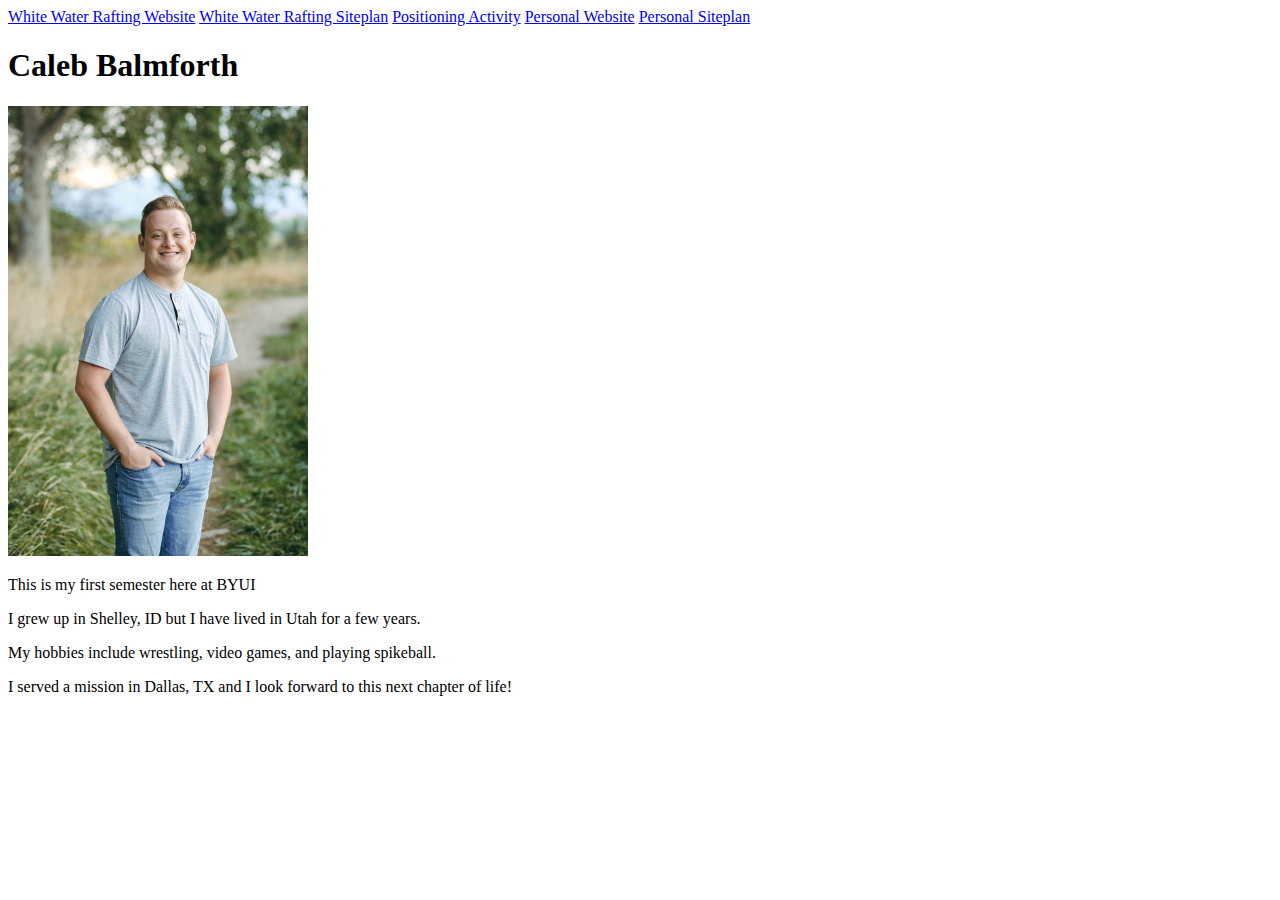
<file: aboutme/index.html>
<!DOCTYPE html>
<html lang="en">
<head>
    <meta charset="UTF-8">
    <meta name="viewport" content="width=device-width, initial-scale=1.0">
    <title>WDD130 | Home</title>
</head>
<body>
    <nav>
        <a href="wwr/index.html">White Water Rafting Website</a>
        <a href="wwr/site-plan-rafting.html">White Water Rafting Siteplan</a>
        <a href="positioning.html">Positioning Activity</a>
        <a href="#">Personal Website</a>
        <a href="#">Personal Siteplan</a>
    </nav>   
    <h1>Caleb Balmforth</h1>
    <img src="caleb.jpg" alt="Picture of Caleb"
    width="300"
    length="400" />
    <p>This is my first semester here at BYUI</p>
    <p>I grew up in Shelley, ID but I have lived in Utah for a few years.</p>
    <p>My hobbies include wrestling, video games, and playing spikeball.</p>
    <p>I served a mission in Dallas, TX and I look forward to this next chapter of life!</p>
</body>
</html>
</file>
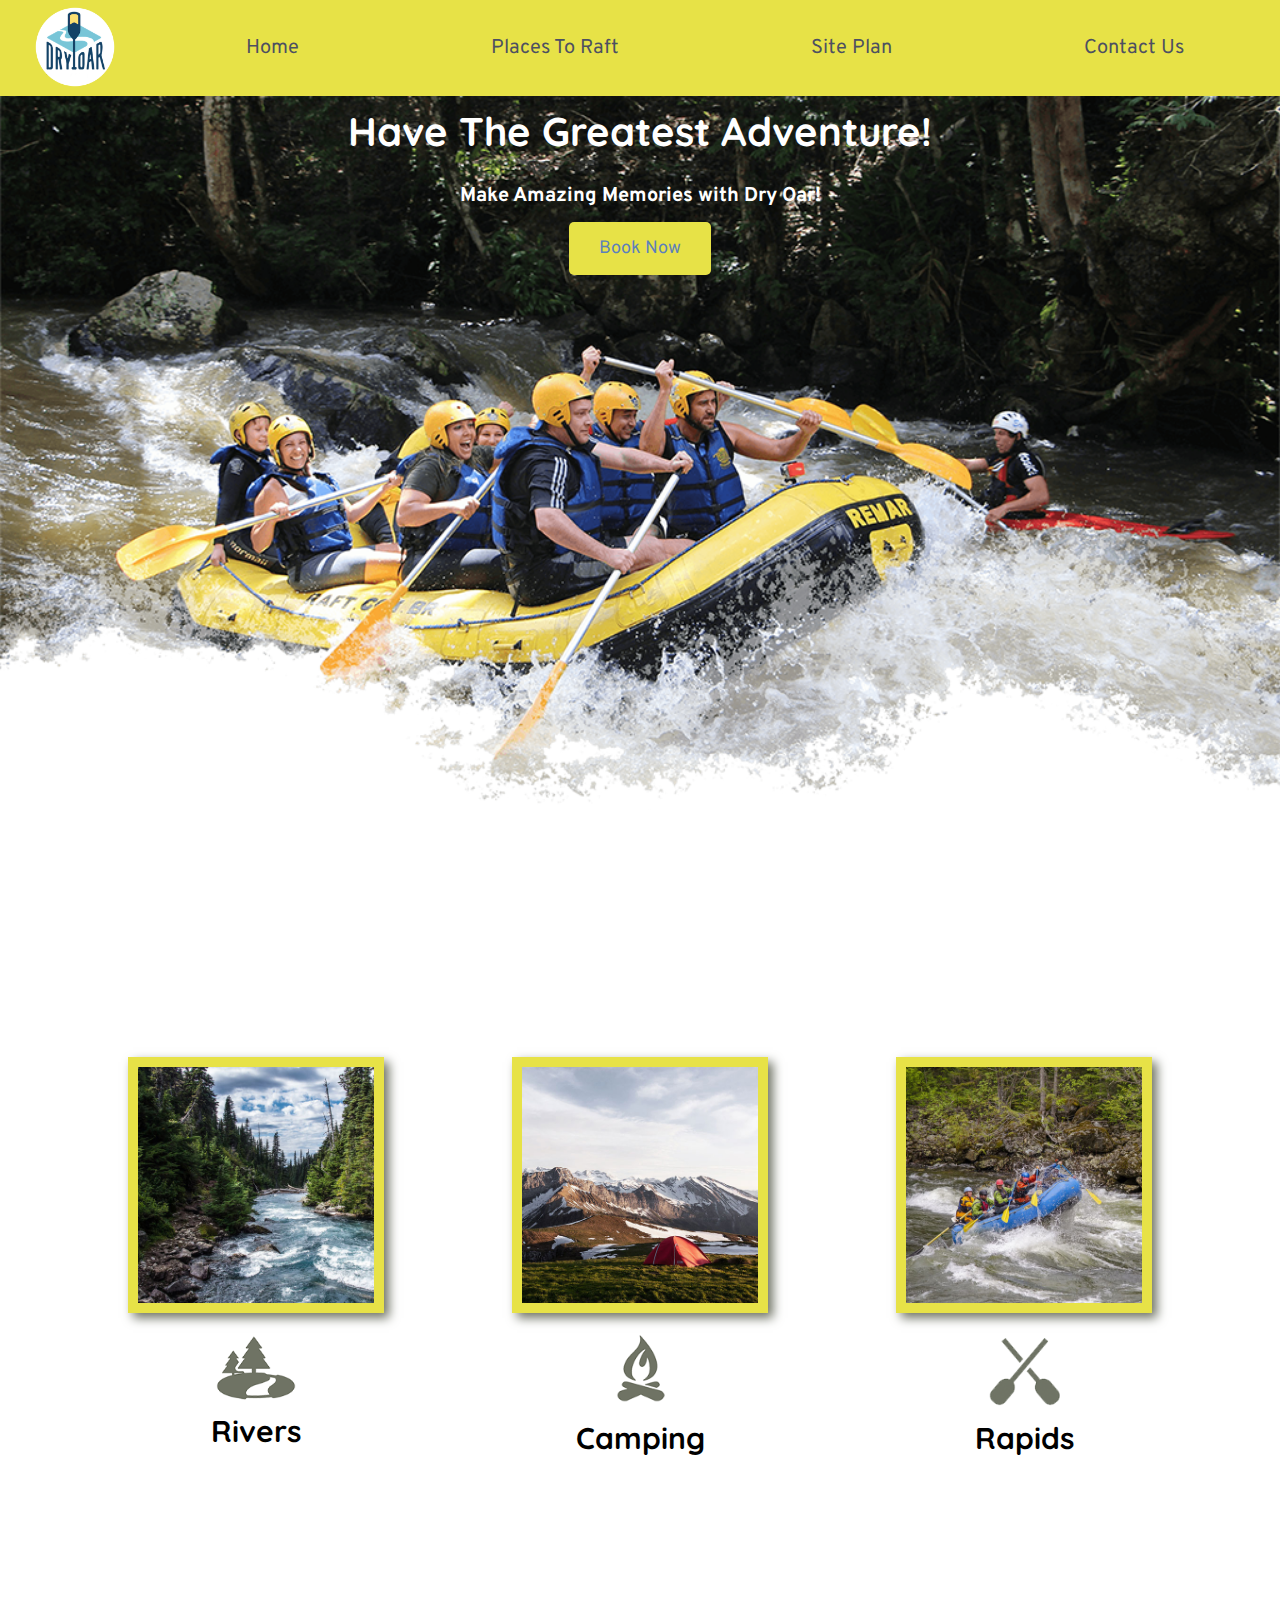
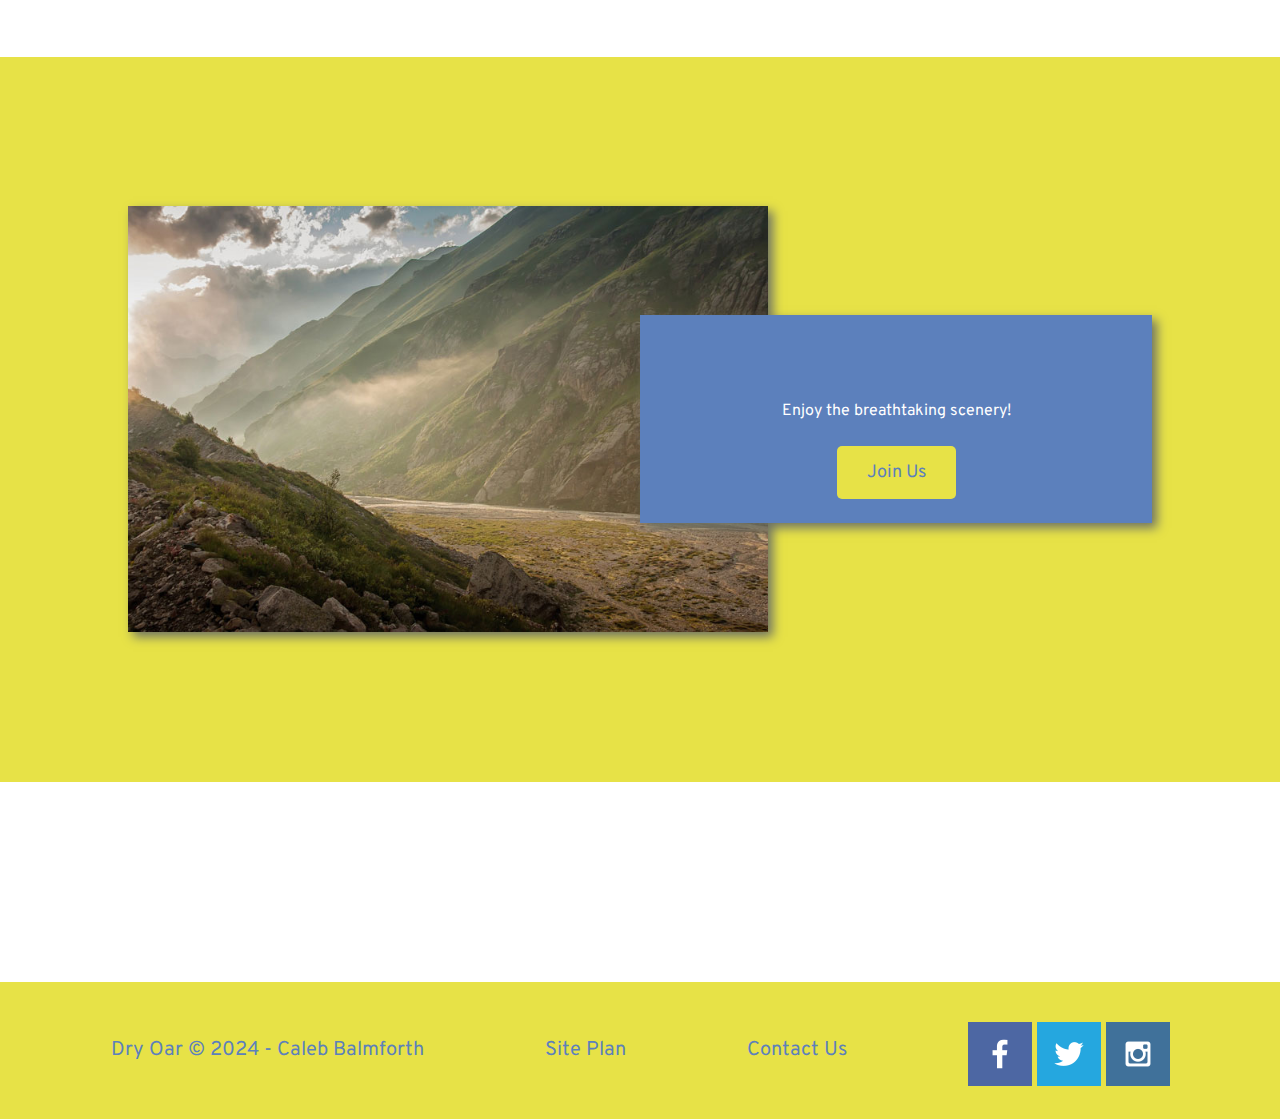
<file: wwr/index.html>
<!DOCTYPE html>
<html lang="en">

<head>
    <meta charset="UTF-8">
    <meta http-equiv="X-UA-Compatible" content="IE=edge">
    <meta name="viewport" content="width=device-width, initial-scale=1.0">
    <title>Whitewater Rafting Vacations | Dry Oar Boating | Home</title>
    <link rel="stylesheet" href="styles/style.css">
</head>

<body>
    <div id="content">
        <header>
            <a id="logo_link" href="index.html">
                <img class="logo" src="images/logo.png" alt="Dry Oar Logo">
            </a>
            <nav>
                <a href="index.html">Home</a>
                <a href="rivers.html">Places To Raft</a>
                <a href="site-plan-rafting.html">Site Plan</a>
                <a href="contactus.html">Contact Us</a>
            </nav>
        </header>
        <div id="hero">
            <div id="hero-box">
                <img id="hero-img" src="images/hero.png" alt="People enjoying white water rafting">
            </div>
            <section id="hero-msg">
                <h1 class="home-title">Have The Greatest Adventure!</h1>
                <h4>Make Amazing Memories with Dry Oar! </h4>
                <div class='button-box'>
                    <a class='book' href="contactus.html">Book Now</a>
                </div>
            </section>
        </div>
        <main class="home-grid">
            <section class="rivers-card">
                <img class="card-img" src="images/rivers.jpg" alt="river in forest">
                <img class="icon" src="images/river_icon.png" alt="river icon">
                <h2>Rivers</h2>
            </section>
            <section class="camping-card">
                <img class="card-img" src="images/camping.jpg" alt="tent in mountains">
                <img class="icon" src="images/fire_icon.png" alt="fire icon">
                <h2>Camping</h2>
            </section>
            <section class="rapids-card">
                <img class="card-img" src="images/rapids.jpg" alt="rafting boat">
                <img class="icon" src="images/oars.png" alt="oars icon">
                <h2>Rapids</h2>
            </section>
            <div id="background"></div>
            <img class="mountains" src="images/mountains.jpg" alt="Misty mountains">
            <section class="msg">
                <h2>More Than Just the Thrill</h2>
                <p>Enjoy the breathtaking scenery!</p>
                <a class="join" href="river.html">Join Us</a>
            </section>
        </main>
        <footer>
            <p>Dry Oar &copy; 2024 - Caleb Balmforth</p>
            <p><a href="site-plan-rafting.html">Site Plan</a></p>
            <p><a href="contactus.html">Contact Us</a></p>
            <div class="social">
                <a href="https://facebook.com" target="_blank">
                    <img src="images/facebook.png" alt="fb icon">
                </a>
                <a href="https://twitter.com" target="_blank">
                    <img src="images/twitter.png" alt="twitter icon">
                </a>
                <a href="https://instagram.com" target="_blank">
                    <img src="images/instagram.png" alt="instagram icon">
                </a>
            </div>
        </footer>
    </div>
</body>

</html>
</file>
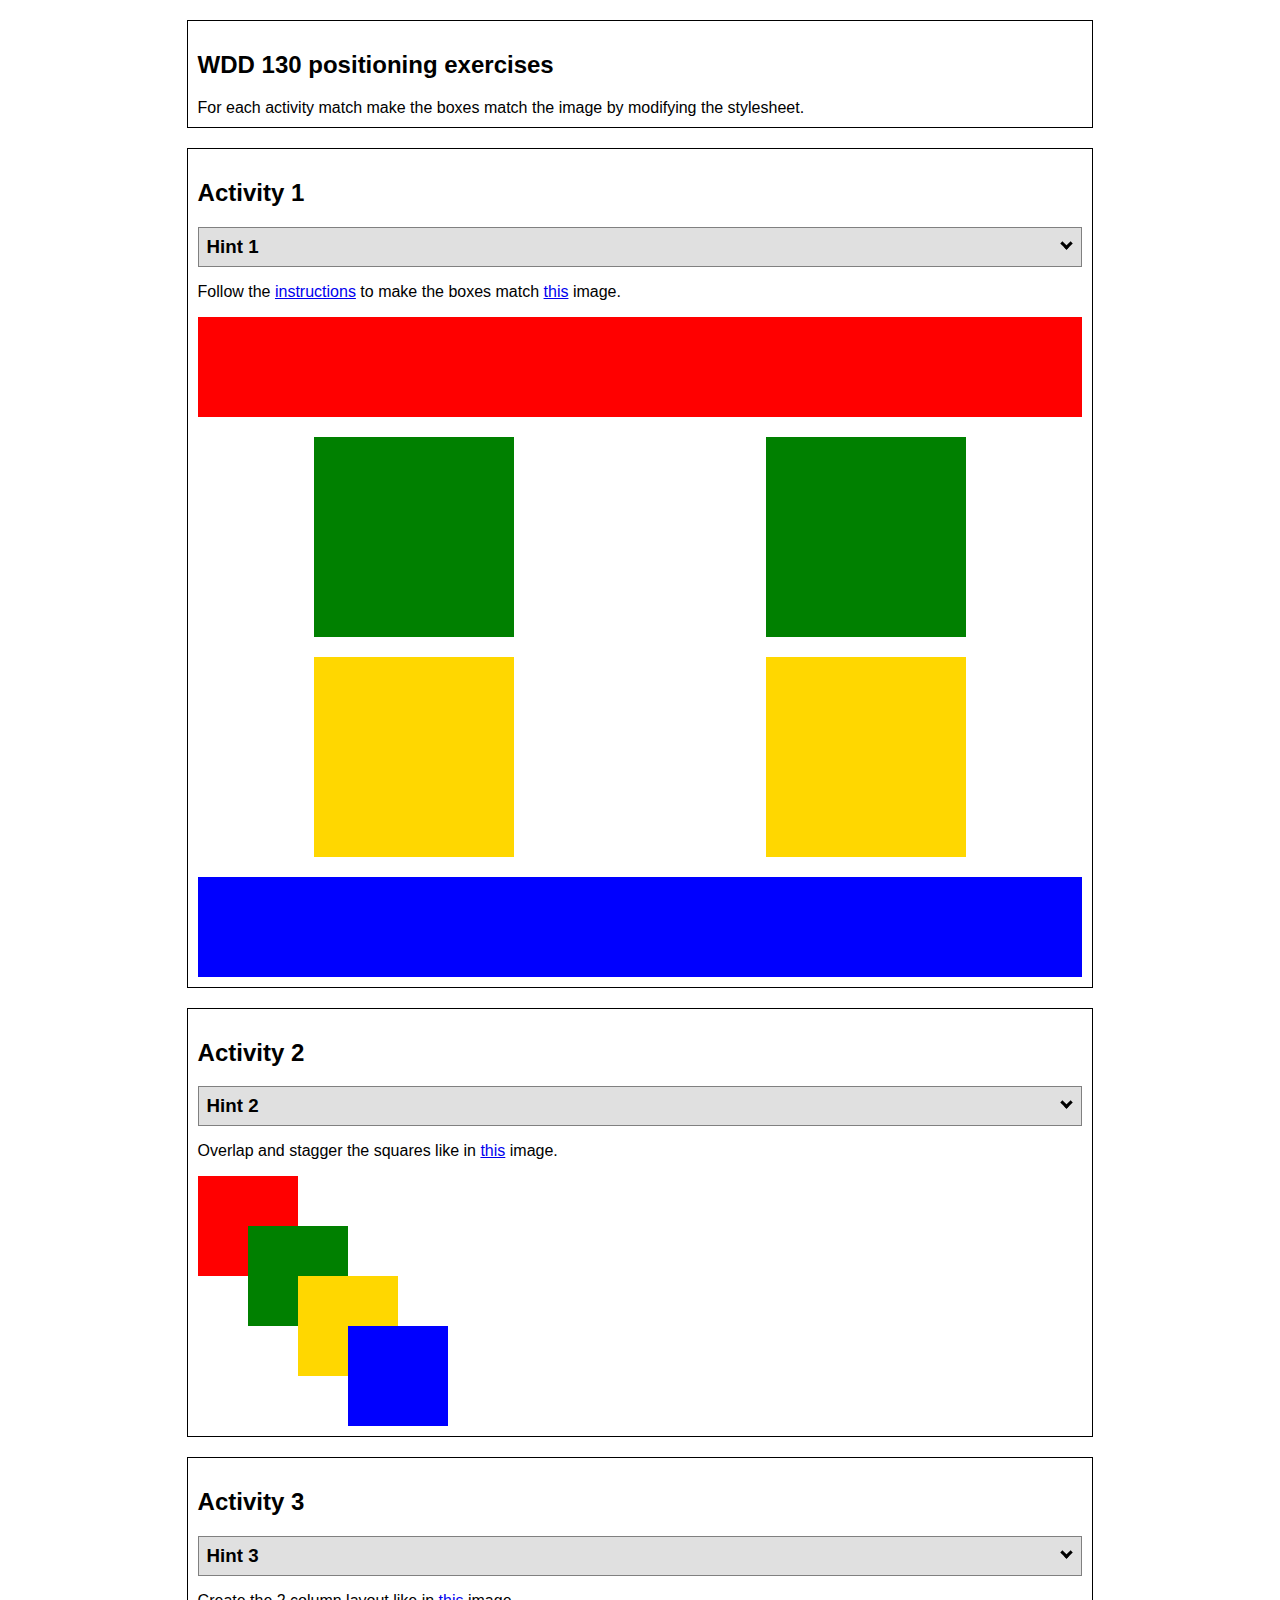
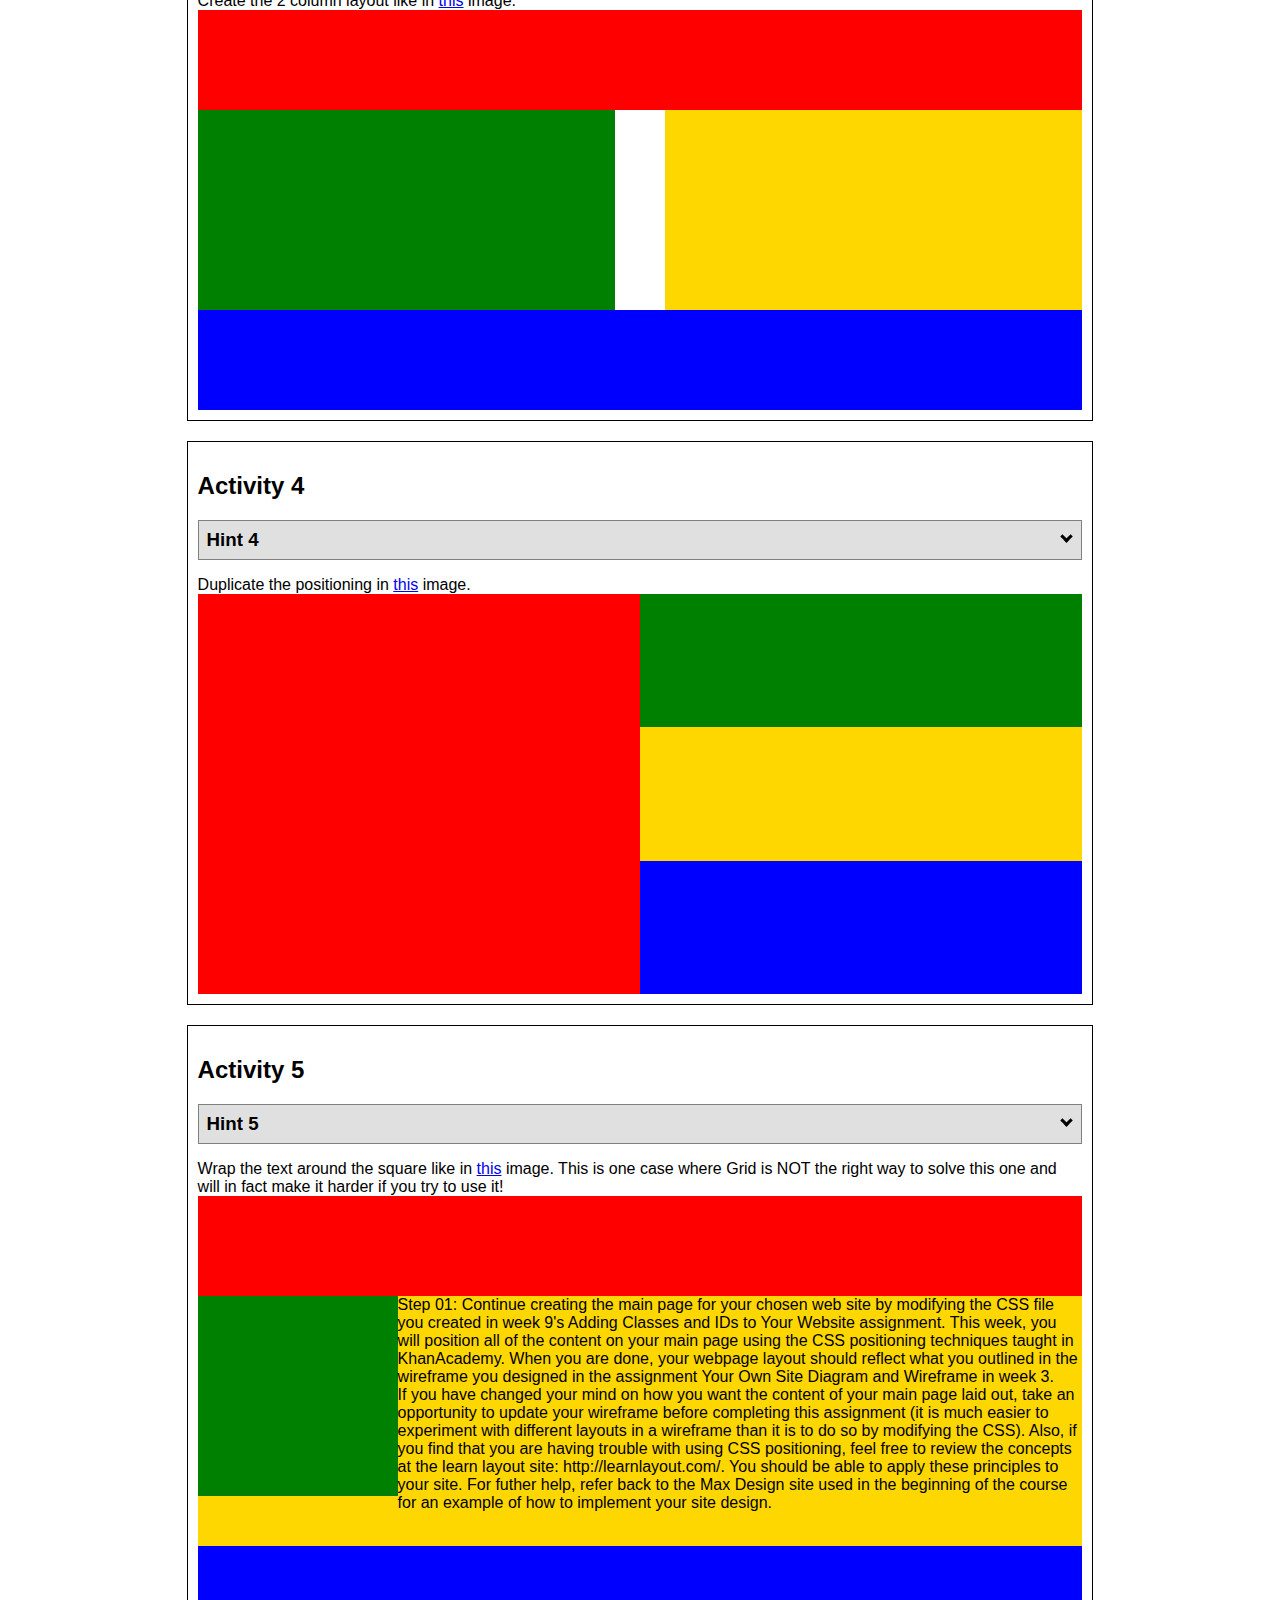
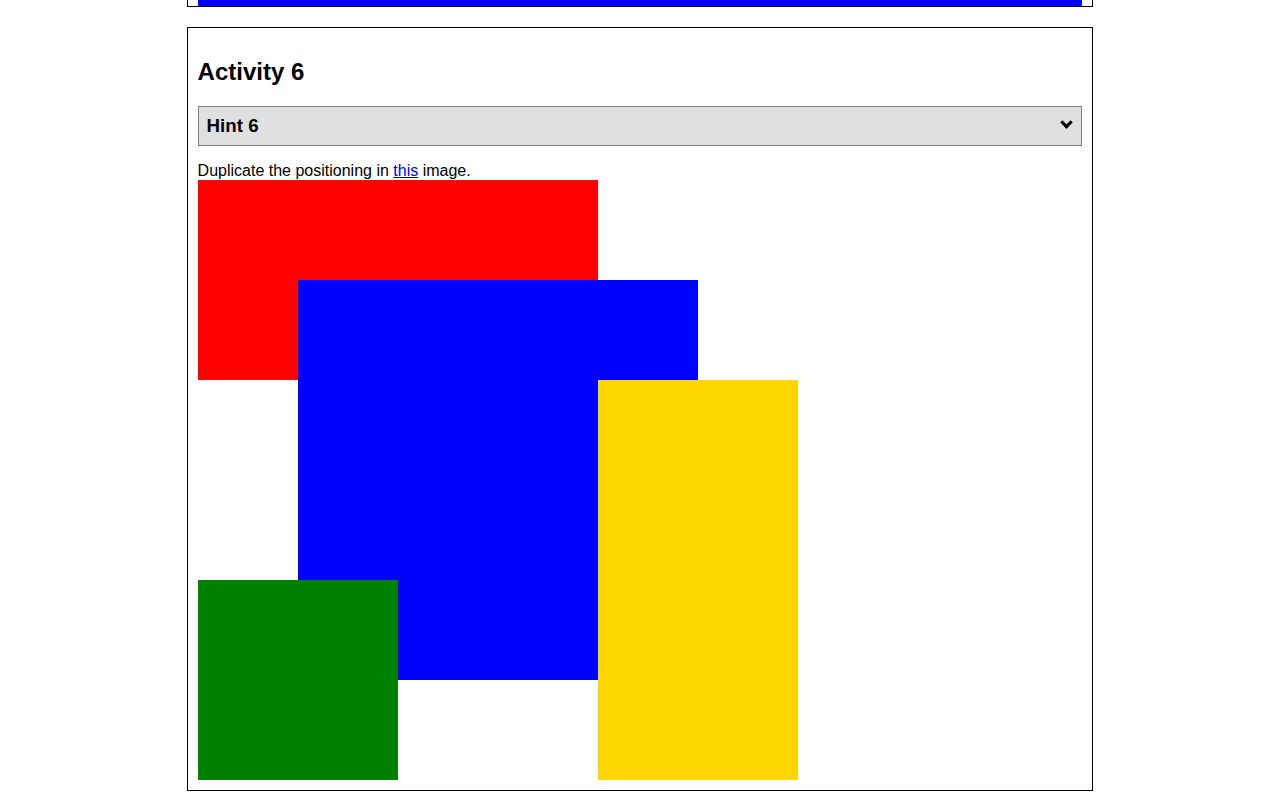
<file: positioning.html>
<!DOCTYPE html>
<html lang="en">
  <head>
    <!-- HTML - Name: positioning.html -->
    <title>Positioning Activity</title>
    <link rel="stylesheet" type="text/css" href="positionstyles.css" />
  </head>
  <body>
    <div class="activity">
      <h2>WDD 130 positioning exercises</h2>
      For each activity match make the boxes match the image by modifying the stylesheet.</div>
    <div class="activity">
      <h2>Activity 1</h2>
      <section class="hint"><input type="checkbox" ><i></i> <h3>Hint 1</h3><div><p>Check out the <a href="https://byui-wdd.github.io/wdd130/activities/w06-css-positioning.html" target="_blank">activity instructions</a> in Ilearn!</p></div></section>
      <p>Follow the <a href="https://byui-wdd.github.io/wdd130/activities/w06-css-positioning.html" target="_blank">instructions</a> to make the boxes match  <a href="https://byui-wdd.github.io/wdd130/images/example1.png" target="_blank">this</a> image.</p>
      <div class="content1" >
        <div class="red1" ></div>
        <div class="green1" ></div>
        <div class="green1" ></div>
        <div class="yellow1"></div>
        <div class="yellow1"></div>
        <div class="blue1"></div>
      </div>
    </div>
    <div class="activity">
      <h2>Activity 2</h2>
      <section class="hint"><input type="checkbox" > <h3>Hint 2</h3><i></i><div>
      <ul>
      <li>grid-template-columns: 50px 50px 50px 50px 50px </li></ul></div></section>
      <p>Overlap and stagger the squares like in <a href="https://byui-wdd.github.io/wdd130/images/example2.png" target="_blank">this</a> image.</p>
      <div class="content2" >
        <div class="red2" ></div>
        <div class="green2" ></div>
        <div class="yellow2"></div>
        <div class="blue2"></div>
      </div>
    </div>
    <div class="activity">
      <h2>Activity 3</h2>
      <section class="hint"><input type="checkbox" > <h3>Hint 3</h3><i></i><div><p>This one is going to be best solved with CSS Grid. Remember to make the boxes the right width first...then start moving them around. </p><h4>Properties used:</h4><ul><li>display:grid;</li><li>grid-template-columns:</li><li>grid-column-gap:</li>
        <li>grid-column:</li>  </ul></div></section>
      Create the 2 column layout like in <a href="https://byui-wdd.github.io/wdd130/images/example3.png" target="_blank">this</a>  image.
      <div class="content3" >
        <div class="red3" ></div>
        <div class="green3" ></div>
        <div class="yellow3"></div>
        <div class="blue3"></div>
      </div>
    </div>
    <div class="activity">
      <h2>Activity 4</h2>
      <section class="hint"><input type="checkbox" > <h3>Hint 4</h3><i></i><div><p>For the others we have been primarily concerned with width. For this one you will need to adjust height as well. </p><h4>Properties used:</h4><ul><li>display:grid;</li><li>grid-template-columns:</li><li>grid-row:</li></ul></div></section>
      Duplicate the positioning in <a href="https://byui-wdd.github.io/wdd130/images/example4.png" target="_blank">this</a> image. 
      <div class="content4" >
        <div class="red4" ></div>
        <div class="green4" ></div>
        <div class="yellow4"></div>
        <div class="blue4"></div>
      </div>
    </div>

    <div class="activity">
      <h2>Activity 5</h2>
      <section class="hint"><input type="checkbox" > <h3>Hint 5</h3><i></i><div><p>Grid is <strong>not</strong> the right way to do this.  In fact there is only one way to really do that...and that is with float. Remember that we float the thing we want the text to wrap around.  Also remember to start by making all the shapes the right size and shape.</p><h4>Properties used:</h4><ul><li>float: left;</li></ul></div></section>
      Wrap the text around the square like in <a href="https://byui-wdd.github.io/wdd130/images/example5.png" target="_blank">this</a> image. This is one case where Grid is NOT the right way to solve this one and will in fact make it harder if you try to use it!
      <div class="content5" >
        <div class="red5" ></div>
        <div class="green5" ></div>
        <div class="yellow5">Step 01: Continue creating the main page for your chosen web site by modifying the CSS file you created in week 9's Adding Classes and IDs to Your Website assignment. This week, you will position all of the content on your main page using the CSS positioning techniques taught in KhanAcademy. When you are done, your webpage layout should reflect what you outlined in the wireframe you designed in the assignment Your Own Site Diagram and Wireframe in week 3. <br />
          If you have changed your mind on how you want the content of your main page laid out, take an opportunity to update your wireframe before completing this assignment (it is much easier to experiment with different layouts in a wireframe than it is to do so by modifying the CSS). Also, if you find that you are having trouble with using CSS positioning, feel free to review the concepts at the learn layout site: http://learnlayout.com/. You should be able to apply these principles to your site. For futher help, refer back to the Max Design site used in the beginning of the course for an example of how to implement your site design.</div>
        <div class="blue5"></div>
      </div>
    </div>
    <div class="activity">
      <h2>Activity 6</h2>
      <section class="hint"><input type="checkbox" > <h3>Hint 6</h3><i></i><div><p>This one is all about visualizing the grid behind the layout. If you are having a hard time doing that first: all the sizes are even multiples of 100, and second here is another example with the lines drawn: <a href="https://byui-wdd.github.io/wdd130/images/example6-hint.png" target="_blank">example 6 with lines</a>. For this one you will find it easiest if you use px for the column width. You can also use <kbd>z-index</kbd> to control the element layering.    </p><h4>Properties used:</h4><ul><li>display:grid;</li><li>grid-template-columns:</li><li>grid-column:</li><li>grid-row:</li><li><a href="https://www.w3schools.com/cssref/pr_pos_z-index.asp" target="_blank">z-index:</a></li></ul></div></section>
      Duplicate the positioning in <a href="https://byui-wdd.github.io/wdd130/images/example6.png" target="_blank">this</a> image.
      <div class="content6" >
        <div class="red6" ></div>
        <div class="green6" ></div>
        <div class="yellow6"></div>
        <div class="blue6"></div>
      </div>
    </div>
  </body>
</html>
</file>
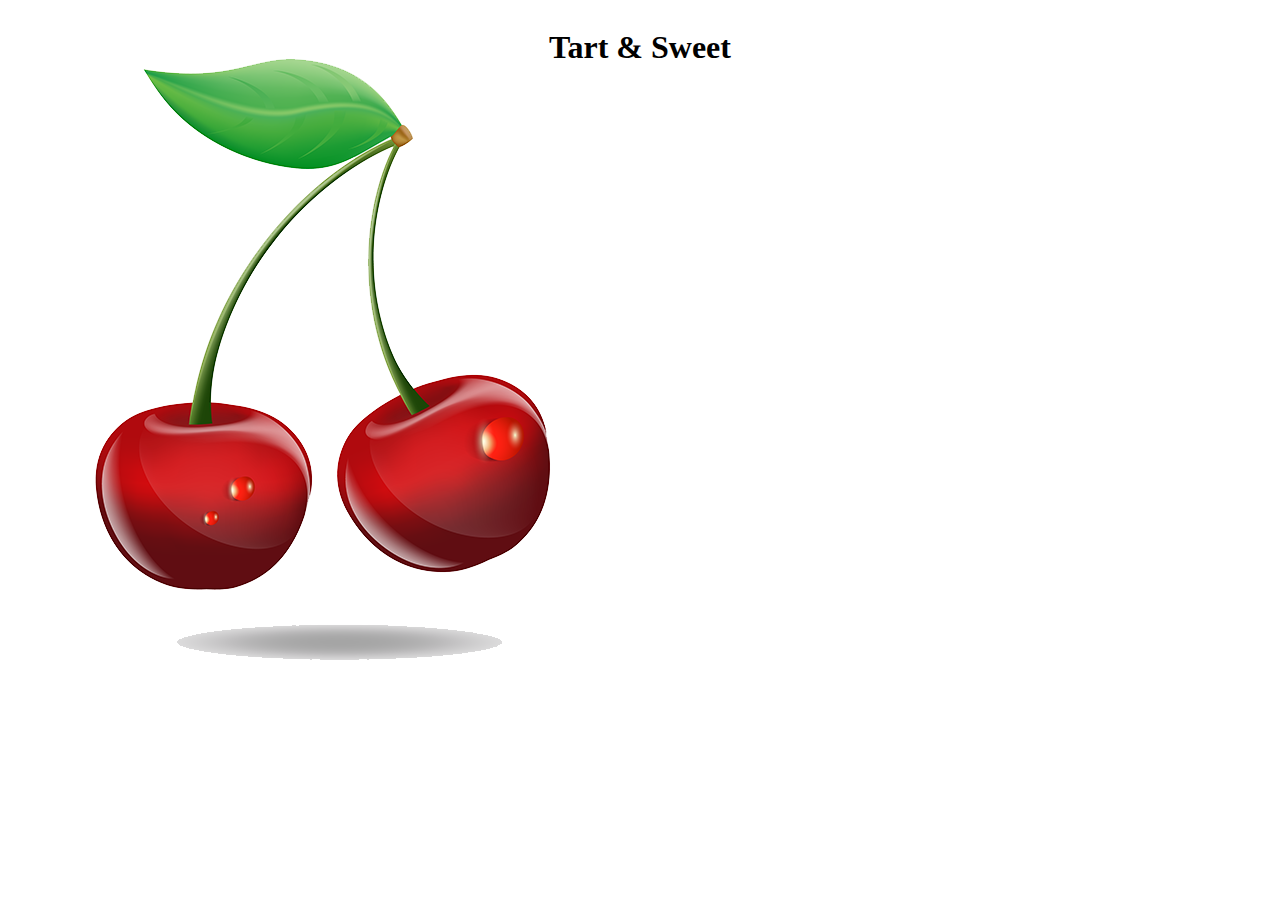
<file: ice/ice6.html>
<!DOCTYPE html>
<html lang="en">
<head>
    <meta charset="UTF-8">
    <meta name="viewport" content="width=device-width, initial-scale=1.0">
    <title>Document</title>
    <link rel="stylesheet" href="styles/ice6.css">
</head>
<body>
    <div class="gridcontainer">
        <img class="first-two-rows" src="images/w06_cherries.png" alt="graphic of two cherries with a stem">
        <h1 class="two-column-heading">Tart & Sweet</h1>
    </div>
</body>
</html>
</file>
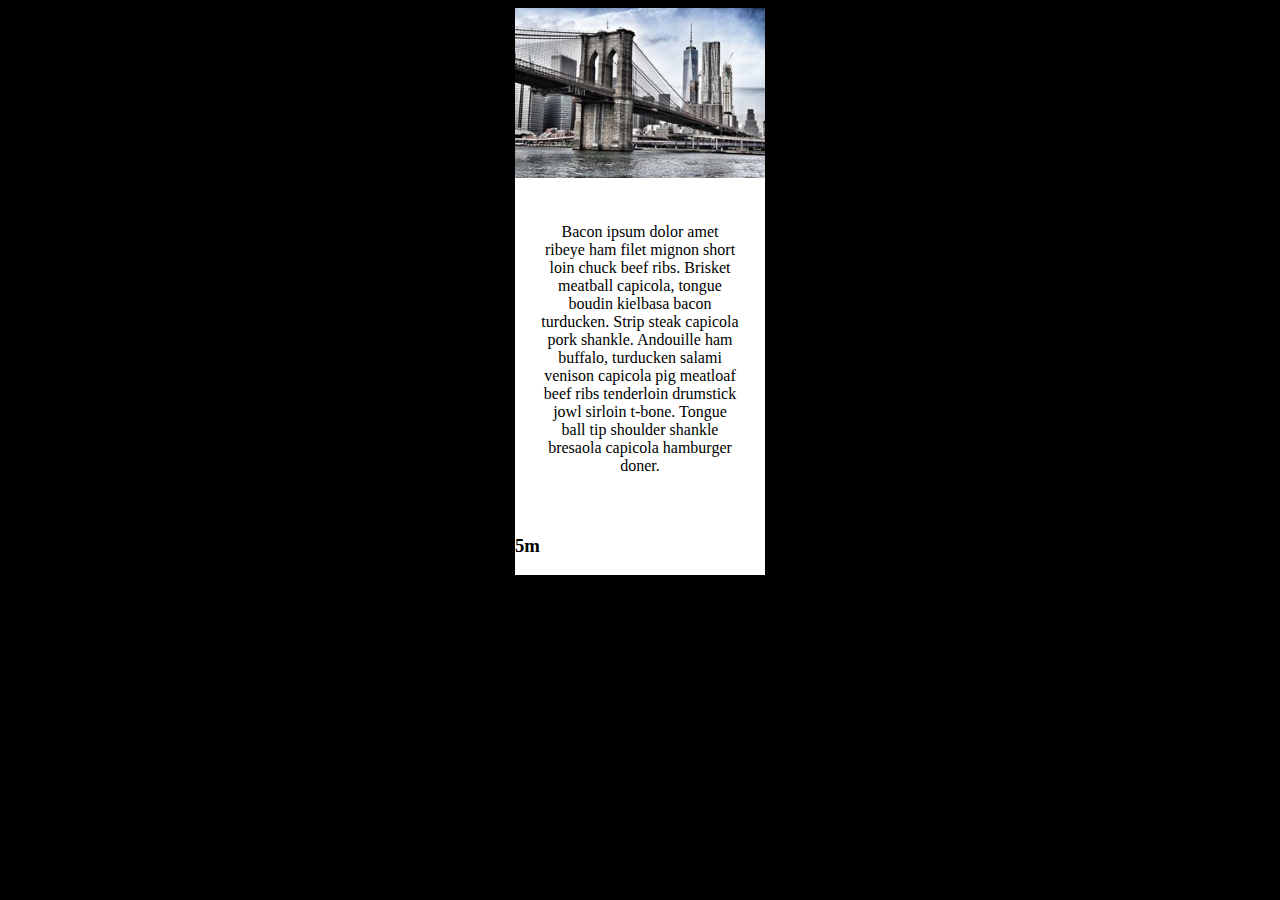
<file: ice/ice9.html>
<!DOCTYPE html>
<html lang="en">
<head>
    <meta charset="UTF-8">
    <meta name="viewport" content="width=device-width, initial-scale=1.0">
    <title>Ice Challenge Week 9</title>
    <link rel="stylesheet" href="styles/ice9.css">
</head>
<body>
    <div class="card">
        <img class="headerimage" src="images/w09_ice_img.jpg" alt="Sky scrapers with bridge in a big city">
        <main>
            <p class="awesomearticle">
                Bacon ipsum dolor amet ribeye ham filet mignon short loin chuck beef ribs. Brisket meatball capicola, tongue boudin kielbasa bacon turducken. Strip steak capicola pork shankle. Andouille ham buffalo, turducken salami venison capicola pig meatloaf beef ribs tenderloin drumstick jowl sirloin t-bone. Tongue ball tip shoulder shankle bresaola capicola hamburger doner.
            </p>
        </main>
        <footer>
            <h3 class="readtime"> 5m</h3>

        </footer>
    </div>
</body>
</html>
</file>
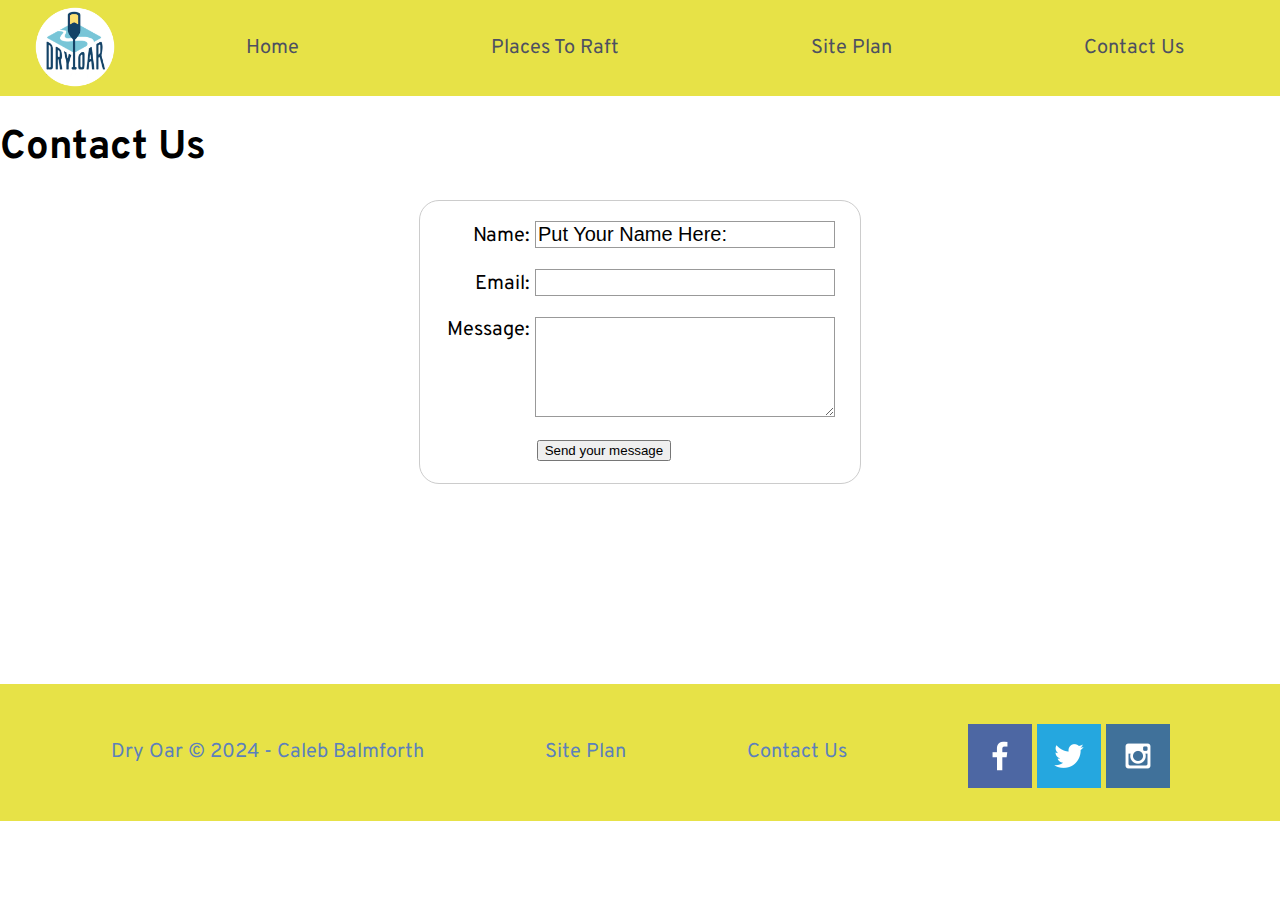
<file: wwr/contactus.html>
<!DOCTYPE html>
<html lang="en">

<head>
    <meta charset="UTF-8">
    <meta http-equiv="X-UA-Compatible" content="IE=edge">
    <meta name="viewport" content="width=device-width, initial-scale=1.0">
    <title>Whitewater Rafting Vacations | Dry Oar Boating | Home</title>
    <link rel="stylesheet" href="styles/style.css">
</head>

<body>
    <div id="content">
        <header>
            <a id="logo_link" href="index.html">
                <img class="logo" src="images/logo.png" alt="Dry Oar Logo">
            </a>
            <nav>
                <a href="index.html">Home</a>
                <a href="rivers.html">Places To Raft</a>
                <a href="site-plan-rafting.html">Site Plan</a>
                <a href="contactus.html">Contact Us</a>
            </nav>
        </header>
        <main>
            <h1>Contact Us</h1>
            <div id="feedback"></div>
            <form action="#" method="post">
                <ul>
                    <li>
                      <label for="name">Name:</label>
                      <input type="text" id="name" name="user_name" value="Put Your Name Here: " />
                    </li>
                    <li>
                      <label for="mail">Email:</label>
                      <input type="email" id="mail" name="user_email" />
                    </li>
                    <li>
                      <label for="msg">Message:</label>
                      <textarea id="msg" name="user_message"></textarea>
                    </li>
                    <li class="button">
                        <button type="submit">Send your message</button>
                      </li>
                  </ul>
            </form>
        </main>


        <footer>
            <p>Dry Oar &copy; 2024 - Caleb Balmforth</p>
            <p><a href="site-plan-rafting.html">Site Plan</a></p>
            <p><a href="contactus.html">Contact Us</a></p>
            <div class="social">
                <a href="https://facebook.com" target="_blank">
                    <img src="images/facebook.png" alt="fb icon">
                </a>
                <a href="https://twitter.com" target="_blank">
                    <img src="images/twitter.png" alt="twitter icon">
                </a>
                <a href="https://instagram.com" target="_blank">
                    <img src="images/instagram.png" alt="instagram icon">
                </a>
            </div>
        </footer>
    </div>
    <script>
        // get the feedback div element so we can do something with it.
        const feedbackElement = document.getElementById('feedback');
        // get the form so we can read what was entered in it.
        const formElement = document.forms[0];
        // add a 'listener' to wait for a submission of our form. When that happens run the code below.
        formElement.addEventListener('submit', function(e) {
            // stop the form from doing the default action.
            e.preventDefault();
            // set the contents of our feedback element to a message letting the user know the form was submitted successfully. Notice that we pull the name that was entered in the form to personalize the message!
            feedbackElement.innerHTML = 'Hello '+ formElement.user_name.value +'! Thank you for your message. We will get back with you as soon as possible!';
            // make the feedback element visible.
            feedbackElement.style.display = "block";
            // add a class to move everything down so our message doesn't cover it.
            document.body.classList.toggle('moveDown');
        });
    </script>
</body>

</html>
</file>
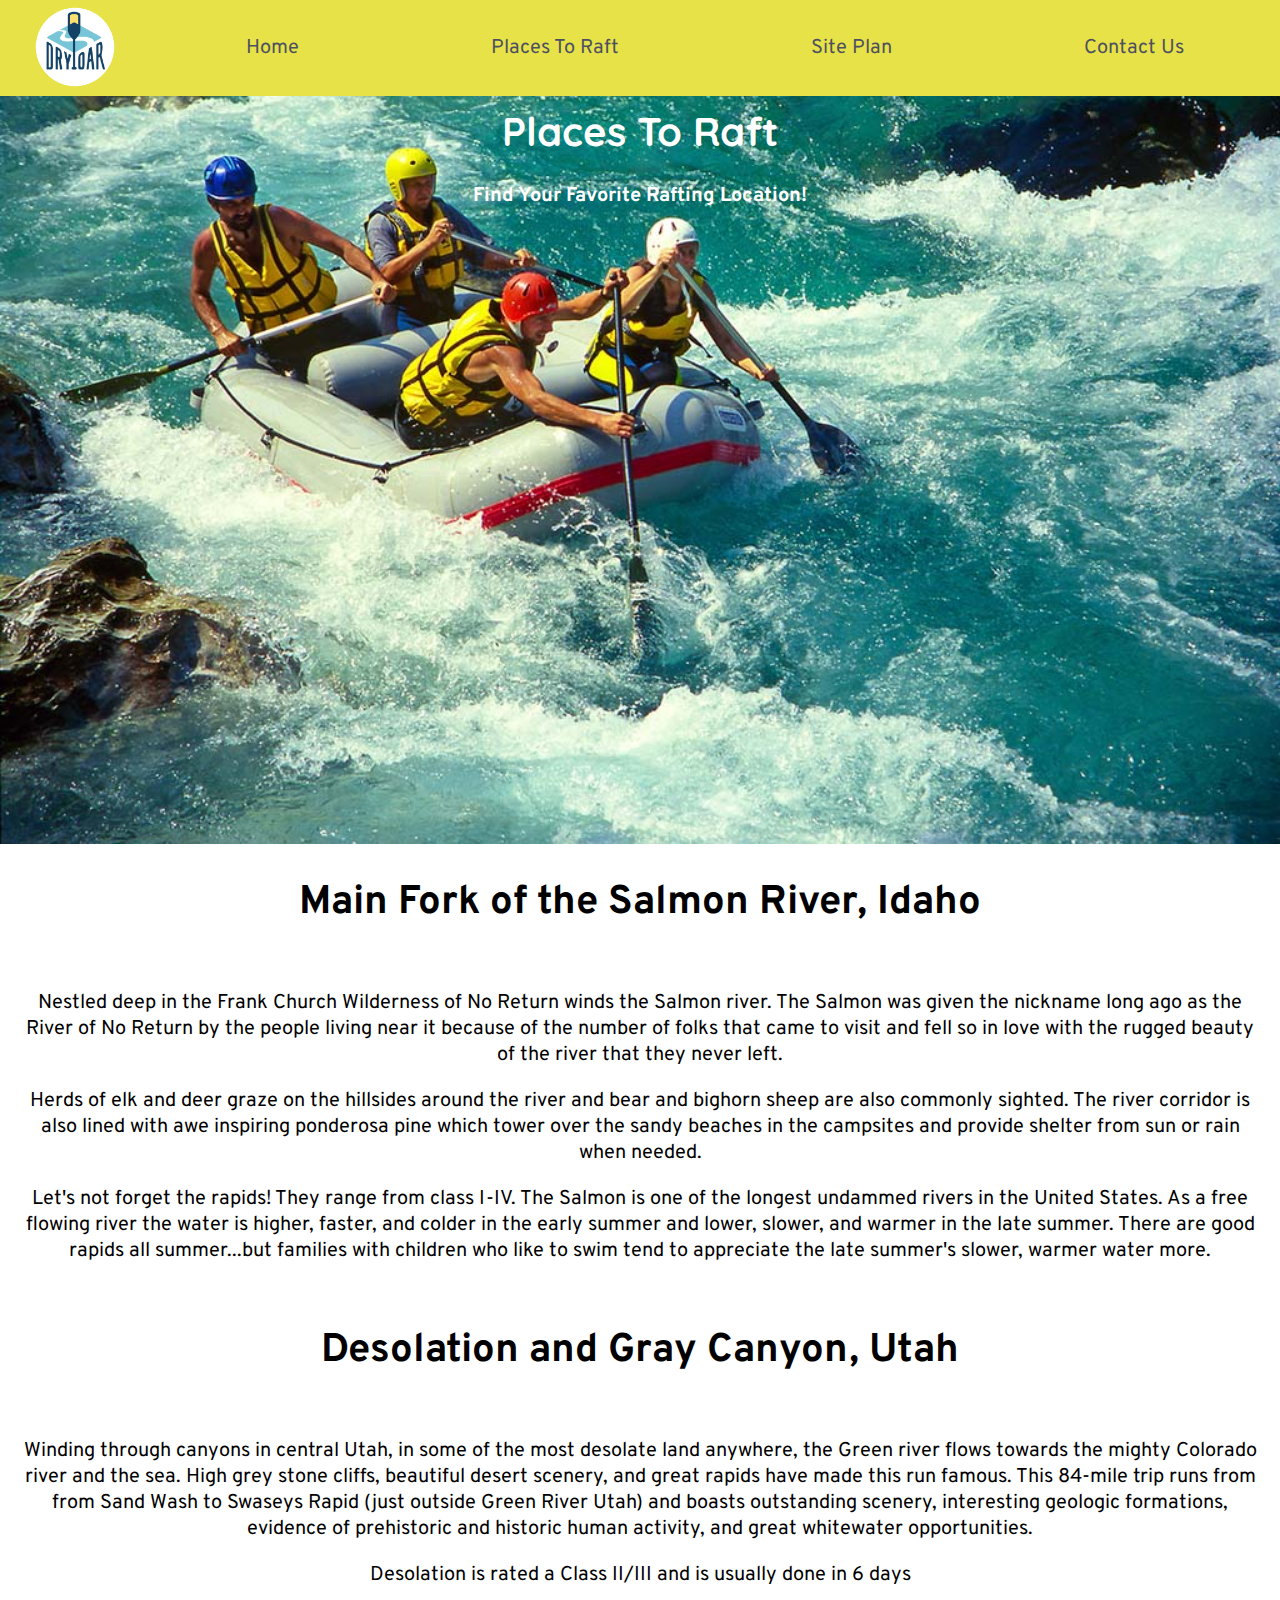
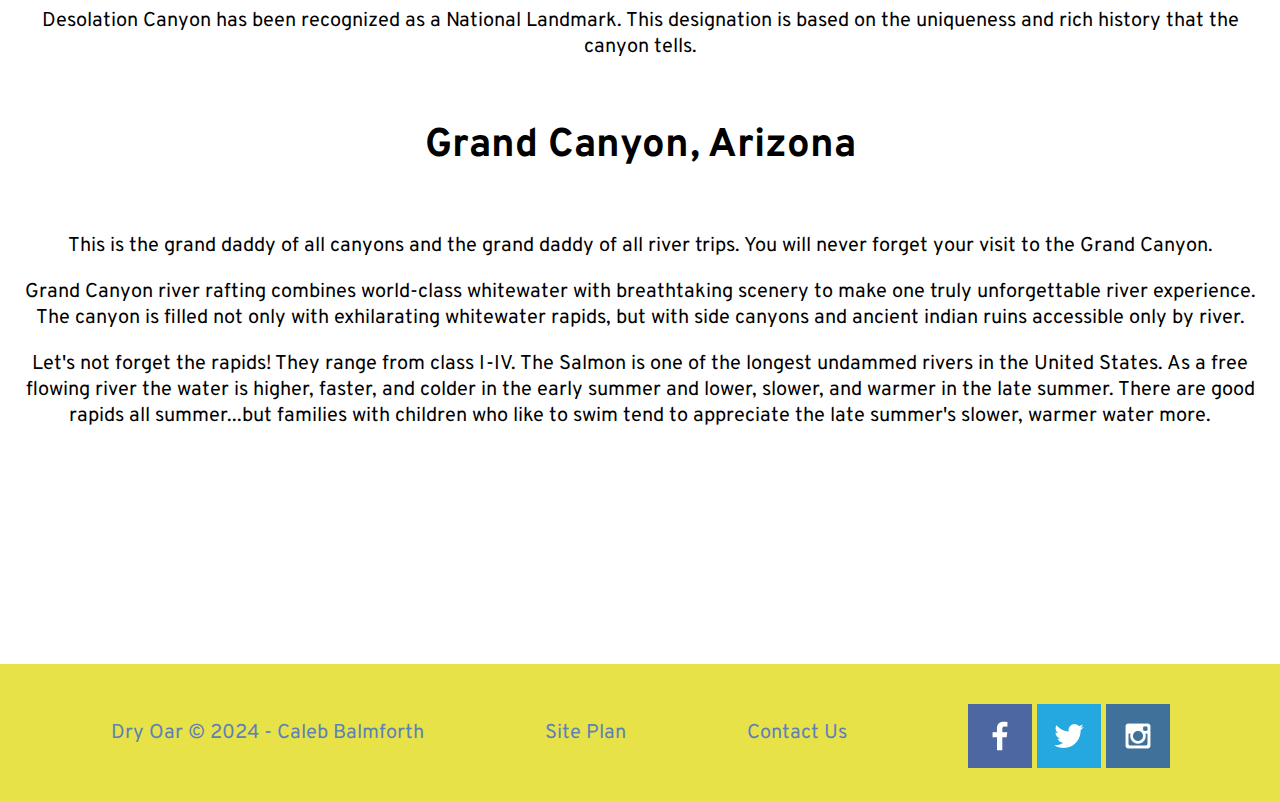
<file: wwr/rivers.html>
<!DOCTYPE html>
<html lang="en">

<head>
    <meta charset="UTF-8">
    <meta http-equiv="X-UA-Compatible" content="IE=edge">
    <meta name="viewport" content="width=device-width, initial-scale=1.0">
    <title>Whitewater Rafting Vacations | Dry Oar Boating | Home</title>
    <link rel="stylesheet" href="styles/style.css">
</head>

<body>
    <div id="content">
        <header>
            <a id="logo_link" href="index.html">
                <img class="logo" src="images/logo.png" alt="Dry Oar Logo">
            </a>
            <nav>
                <a href="index.html">Home</a>
                <a href="rivers.html">Places To Raft</a>
                <a href="site-plan-rafting.html">Site Plan</a>
                <a href="contactus.html">Contact Us</a>
            </nav>
        </header>
        </div>

<main>
    <div id="hero">
        <div id="hero-box">
            <img id="hero-img2" src="images/heroimg2.jpeg" alt="People rafting on the water">
        </div>
        <section id="hero-msg">
            <h1 class="home-title">Places To Raft</h1>
            <h4>Find Your Favorite Rafting Location! </h4>
        </section>
        </div>
        <div>
            <h1 class="river-title">Main Fork of the Salmon River, Idaho</h1>
            <section class="salmon">
                <p>
                    Nestled deep in the Frank Church Wilderness of No Return winds the Salmon river. The Salmon was given the nickname long ago as the River of No Return by the people living near it because of the number of folks that came to visit and fell so in love with the rugged beauty of the river that they never left.
                </p>
                <p>
                    Herds of elk and deer graze on the hillsides around the river and bear and bighorn sheep are also commonly sighted. The river corridor is also lined with awe inspiring ponderosa pine which tower over the sandy beaches in the campsites and provide shelter from sun or rain when needed.
                </p>
                <p>
                    Let's not forget the rapids! They range from class I-IV. The Salmon is one of the longest undammed rivers in the United States. As a free flowing river the water is higher, faster, and colder in the early summer and lower, slower, and warmer in the late summer. There are good rapids all summer...but families with children who like to swim tend to appreciate the late summer's slower, warmer water more.
                </p>
            </section>
            <h1 class="river-title">Desolation and Gray Canyon, Utah</h1>
            <section class="desolation">
                <p>
                    Winding through canyons in central Utah, in some of the most desolate land anywhere, the Green river flows towards the mighty Colorado river and the sea. High grey stone cliffs, beautiful desert scenery, and great rapids have made this run famous. This 84-mile trip runs from from Sand Wash to Swaseys Rapid (just outside Green River Utah) and boasts outstanding scenery, interesting geologic formations, evidence of prehistoric and historic human activity, and great whitewater opportunities.
                </p>
                <p>
                    Desolation is rated a Class II/III and is usually done in 6 days
                </p>
                <p>
                    Desolation Canyon has been recognized as a National Landmark.  This designation is based on the uniqueness and rich history that the canyon tells.
                </p>
            </section>
            <h1 class="river-title">Grand Canyon, Arizona</h1>
            <section class="canyon">
                <p>
                    This is the grand daddy of all canyons and the grand daddy of all river trips. You will never forget your visit to the Grand Canyon.
                </p>
                <p>
                    Grand Canyon river rafting combines world-class whitewater with breathtaking scenery to make one truly unforgettable river experience. The canyon is filled not only with exhilarating whitewater rapids, but with side canyons and ancient indian ruins accessible only by river.
                </p>
                <p>
                    Let's not forget the rapids! They range from class I-IV. The Salmon is one of the longest undammed rivers in the United States. As a free flowing river the water is higher, faster, and colder in the early summer and lower, slower, and warmer in the late summer. There are good rapids all summer...but families with children who like to swim tend to appreciate the late summer's slower, warmer water more.
                </p>
            </section>
        </div>

</main>
<footer>
    <p>Dry Oar &copy; 2024 - Caleb Balmforth</p>
    <p><a href="site-plan-rafting.html">Site Plan</a></p>
    <p><a href="contactus.html">Contact Us</a></p>
    <div class="social">
        <a href="https://facebook.com" target="_blank">
            <img src="images/facebook.png" alt="fb icon">
        </a>
        <a href="https://twitter.com" target="_blank">
            <img src="images/twitter.png" alt="twitter icon">
        </a>
        <a href="https://instagram.com" target="_blank">
            <img src="images/instagram.png" alt="instagram icon">
        </a>
    </div>
</footer>
</file>
<file: wwr/styles/style.css>
@import url('https://fonts.googleapis.com/css2?family=Overpass&family=Quicksand&display=swap');
:root {
  /* change the values below to your colors from your palette */
  --primary-color: #5C80BC   ;
  --secondary-color: #E7E247 ;
  --accent1-color: #4D5061;
  --accent2-color: white;

  /* change the values below to your chosen font(s) */
  --heading-font: Quicksand;
  --paragraph-font: Overpass, Helvetica, sans-serif;

  /* these colors below should be chosen from among your palette colors above */
  --headline-color-on-white: #5C80BC;  /* headlines on a white background */ 
  --headline-color-on-color: white; /* headlines on a colored background */ 
  --paragraph-color-on-white: #5C80BC; /* paragraph text on a white background */ 
  --paragraph-color-on-color: white; /* paragraph text on a colored background */ 
  --paragraph-background-color: #5C80BC  ;
  --nav-link-color: #5C80BC;
  --nav-background-color: #E7E247;
  --nav-hover-link-color: white;
  --nav-hover-background-color: #5C80BC;
}

body {
    background-color: var(--accent2-color);
    font-family: var(--paragraph-font);
    margin: 0;
    padding: 0;
    font-size: 20px;
}

h2 {
    font-family: var(--heading-font);
    font-weight: 700;
    margin: 0;
}


#content {
    max-width: 1600px;
    margin: 0 auto;
}

header {
    background-color: var(--secondary-color);
    display: grid;
    grid-template-columns: 150px auto;
}

#logo_link {
    padding-top: 5px;
    justify-self: center;
    align-self: center;
}

.logo, .icon {
    width: 80px;
}

.icon {
    padding-top: 10px;
}

nav {
    display: flex;
    justify-content: space-around;
}

nav a {
    color: var(--accent1-color);
    text-align: center;
    text-decoration: none;
    padding: 35px;
}
nav a:hover {
    background-color: var(--nav-hover-background-color);
    color: var(--accent1-color);
    font-weight: 700;
}

#hero {
    display: grid;
    grid-template-columns: 1fr 3fr 1fr;
    margin-top: -100px;
}

#hero-box {
    grid-column: 1/4;
    grid-row: 1/3;
    z-index: -1;
}

#hero-msg {
    grid-column: 2/3;
    grid-row: 1/2;
    margin-top: 100px;
}

#hero-img {
    width: 100%;
}

#hero-img2 {
    width: 100%;
}

#hero-msg h1, #hero-msg h4 {
    text-align: center;
    color: white;
}

.home-title {
    color: var(--accent1-color);
    font-family: var(--heading-font);
    font-weight: 700;
    font-size: 2em;
    margin-top: 10px;
}

.button-box {
    text-align: center;
}


.book, .join {
    background-color: var(--nav-background-color);
    color: var(--nav-link-color);
    text-decoration: none;
    font-size: 18px;
    padding: 15px 30px;
    margin-top: 50px;
    border-radius: 5px;
}
.book:hover, .join:hover {
    background-color: var(--nav-hover-background-color);
    color: var(--nav-hover-link-color);
    font-weight: 700;
}

main section {
    text-align: center;
}

.river-title {
    text-align: center;
}

.salmon {
    text-align: center;
    padding: 15px;
}

.desolation {
    text-align: center;
    padding: 15px;
}

.canyon {
    text-align: center;
    padding: 15px;
}

main section img {
    box-sizing: border-box;
}

.home-grid {
    display: grid;
    grid-template-columns: repeat(10, 1fr);
}

.card-img, .mountains {
    width: 100%;
}

.rivers-card {
    grid-column: 2/4;
    grid-row: 2/3;
}

.camping-card {
    grid-column: 5/7;
    grid-row: 2/3;
}

.rapids-card {
    grid-column: 8/10;
    grid-row: 2/3;
}

.mountains {
    grid-column: 2/7;
    grid-row: 5/8;
    box-shadow: 5px 5px 10px #6f7364;
}

.rivers-card, .camping-card, .rapids-card {
    margin: 200px 0;
}

.card-img {
    border: 10px solid var(--secondary-color);
    transition: transform .5s;
    box-shadow: 5px 5px 10px #6f7364;
}

.card-img:hover {
    opacity: .6;
    transform: scale(1.1);
}

#background {
    background-color: var(--secondary-color);
    height: 725px;
    grid-column: 1/11;
    grid-row: 4/9;
}

.mountains {
    margin: 100px 0;
}

.msg {
    background-color: var(--paragraph-background-color);
    line-height: 1.5em;
    padding: 35px;
    grid-column: 6/10;
    grid-row: 6/7;
    box-shadow: 5px 5px 10px #6f7364;

}
.msg h2 {
    color: var(--paragraph-color-on-white);
    font-family: var(--heading-font);
    font-weight: 700;
}
.msg p {
    color: var(--paragraph-color-on-color);
    font-size: .8em;
    padding-bottom: 15px;
}

footer {
    background-color: var(--secondary-color);
    color: var(--primary-color);
    padding: 25px 50px;
    margin-top: 200px;
    display: flex;
    justify-content: space-around;
    align-items: center;
}
footer a {
    color: var(--nav-link-color);
    text-decoration: none;
}
footer p a:hover {
    color: var(--nav-hover-link-color);
    font-weight: 700;
}

footer .social img {
    padding-top: 15px;
}

#feedback {
    background-color: antiquewhite;
    position: absolute;
    top: 0;
    left: 0;
    right: 0;
    padding: .5em;
    /* make this element invisible until we are ready for it */
    display: none;      
}
.moveDown {
    margin-top: 3em;
}

form {
    /* Center the form on the page */
    margin: 0 auto;
    width: 400px;
    /* Form outline */
    padding: 1em;
    border: 1px solid #ccc;
    border-radius: 1em;
  }
  
  ul {
    list-style: none;
    padding: 0;
    margin: 0;
  }
  
  form li + li {
    margin-top: 1em;
  }
  
  label {
    /* Uniform size & alignment */
    display: inline-block;
    width: 90px;
    text-align: right;
  }
  
  input,
  textarea {
    /* To make sure that all text fields have the same font settings
       By default, textareas have a monospace font */
    font: 1em sans-serif;
  
    /* Uniform text field size */
    width: 300px;
    box-sizing: border-box;
  
    /* Match form field borders */
    border: 1px solid #999;
  }
  
  input:focus,
  textarea:focus {
    /* Additional highlight for focused elements */
    border-color: #000;
  }
  
  textarea {
    /* Align multiline text fields with their labels */
    vertical-align: top;
  
    /* Provide space to type some text */
    height: 5em;
  }
  
  .button {
    /* Align buttons with the text fields */
    padding-left: 90px; /* same size as the label elements */
  }
  
  button {
    /* This extra margin represent roughly the same space as the space
       between the labels and their text fields */
    margin-left: 0.5em;
  }
  

@media screen and (max-width: 900px) {
    #hero, .home-grid {
        display: block;
        height: auto;
    }
    nav, footer {
        flex-direction: column;
    }
    nav a {
        display: block;
        padding: 15px;
    }
    #hero {
        margin-top: 0;
    }
    #hero-msg {
        margin-top: 0;
    }
    #hero-msg h4 {
        display: none;
    }
    #hero-msg h1 {
        color: #6f7364;
    }
    .home-title {
        font-size: 25px;
    }
    .rivers-card, .camping-card, .rapids-card { 
        margin: 50px auto;
        width: 60%;
    }
    #background {
        display: none;
    }
    .mountains, .msg {
        width: 80%;
        display: block;
        margin: 0 auto;
    }
    footer {
        margin-top: 25px;
    }
}
</file>
<file: positionstyles.css>
/* CSS - Name: "positionstyles.css" */
/* Activity 1 styles */
.content1 {
  /* This is the parent of the activity 1 boxes. */
display: grid;
grid-template-columns: 1fr 1fr;
justify-items: center;
gap: 20px;
}
.red1 { 
  width: 100%; 
  height: 100px; 
  background-color: red; 
  grid-column: 1/3;

} 
.green1 {
  width: 200px; 
  height: 200px; 
  background-color: green; 

} 
.yellow1 {
  width: 200px; 
  height: 200px; 
  background-color: gold; 
} 
.blue1 {
  width: 100%; 
  height: 100px; 
  background-color: blue; 
  grid-column: 1/3;
} 
/* Activity 2 styles */ 
.content2 {
  /* This is the parent of the activity 2 boxes. */
  display: grid;
  grid-template-columns: repeat(5, 50px);
  grid-template-rows: repeat(5, 50px);
}
.red2 {
  width: 100px; 
  height: 100px; 
  background-color: red; 
} 
.green2 { 
  width: 100px; 
  height: 100px; 
  background-color: green; 
  grid-column: 2/3;
  grid-row: 2/3;
} 
.yellow2 {
  width: 100px; 
  height: 100px; 
  background-color: gold; 
  grid-column: 3/4;
  grid-row: 3/4;
} 
.blue2 {
  width: 100px; 
  height: 100px; 
  background-color: blue; 
  grid-column: 4/5;
  grid-row: 4/5;
} 
/* Activity 3 styles */ 
.content3 {
  /* This is the parent of the activity 3 boxes. */
  display: grid;
  grid-template-columns: 1fr 1fr;
  column-gap: 50px;
}
.red3 {
  width: 100%; 
  height: 100px; 
  background-color: red; 
  grid-column: 1/3;
} 
.green3 {
  width: 100%; 
  height: 200px; 
  background-color: green;
} 
.yellow3 {
  width: 100%; 
  height: 200px; 
  background-color: gold; 
} 
.blue3 {
  width: 100%;
  height: 100px; 
  background-color: blue; 
  grid-column: 1/3;
} 
/* Activity 4 styles */ 
.content4 {
  /* This is the parent of the activity 4 boxes. */
  height: 400px;
  display: grid;
  grid-template-columns: 1fr 1fr;
}
.red4 {
  width: 100%; 
  height: 100%; 
  background-color: red; 
  grid-row: 1/4;
} 
.green4 {
  width: 100%; 
  height: 100%; 
  background-color: green; 
} 
.yellow4 {
  width: 100%; 
  height: 100%; 
  background-color: gold; 
} 
.blue4 {
  width: 100%; 
  height: 100%; 
  background-color: blue; 
} 
/* Activity 5 styles */ 
.content5 {
  /* This is the parent of the activity 5 boxes. */
  height: 400px;
}
.red5 { 
  width: 100%; 
  height: 100px; 
  background-color: red; 
} 
.green5 { 
  width: 200px; 
  height: 200px; 
  background-color: green; 
  float: left;

} 
.yellow5 {
  width: 100%; 
  height: 250px; 
  background-color: gold; 

} 
.blue5 {
  width: 100%; 
  height: 100px; 
  background-color: blue; 
} 
/* Activity 6 styles */ 
.content6 {
  /* This is the parent of the activity 6 boxes. */
  display: grid;
  grid-template-columns: repeat(6, 100px);
}
.red6 {
  width: 400px; 
  height: 200px; 
  background-color: red; 
  grid-column: 1/4;
  grid-row: 1/3;
} 
.green6 {
  width: 200px; 
  height: 200px; 
  background-color: green; 
  grid-column: 1/3;
  grid-row: 5/7;
  z-index: 1;
} 
.yellow6 {
  width: 200px; 
  height: 400px; 
  background-color: gold; 
  grid-column: 5/7;
  grid-row: 3/7;
  z-index: 1;
} 
.blue6 {
  width: 400px; 
  height: 400px; 
  background-color: blue; 
  grid-column: 2/6;
  grid-row: 2/6;
} 


/* Do not make any changes below here */
.activity {
  width: 70%; 
  margin: 20px auto; 
  font-family: Arial, sans-serif; 
  border: 1px solid black; 
  padding: 10px; 
  clear:both; 
  overflow: auto;
} 

.hint {
  border: 1px solid grey;
  background: #e0e0e0;
  padding: .5em;
  position: relative;
  margin: 1em 0;
}
.hint h3 {
  margin: 0;
}
.hint:hover {
  background: #d0d0d0;
}
.hint > div {
  display: none;
}

.hint input[type=checkbox] {
  position: absolute;
  width: 100%;
  height: 100%;
  opacity: 0;
  z-index: 1;
  cursor: pointer;
}

.hint input[type=checkbox]:checked ~ div {
  display: block;
}

.hint i {
  position: absolute;
  transform: translate(-6px, 0);
  margin-top: 16px;
  right: 10px;
  top: -3px;
}
.hint i:before, .hint i:after {
  content: "";
  position: absolute;
  background-color: black;
  width: 3px;
  height: 9px;
}
.hint i:before {
  transform: translate(2px, 0) rotate(45deg);
}
.hint i:after {
  transform: translate(-2px, 0) rotate(-45deg);
}

.hint input[type=checkbox]:checked ~ i:before {
  transform: translate(-2px, 0) rotate(45deg);
}
.hint input[type=checkbox]:checked ~ i:after {
  transform: translate(2px, 0) rotate(-45deg);
}
.hint a {
  position: relative;
  z-index: 1;
}
</file>
<file: ice/styles/ice6.css>
.gridcontainer{
    display: grid;
    grid-template-columns: 1fr 1fr;
}
.two-column-heading{
    grid-column: 1/3;
    grid-row: 1/3;
    text-align: center;
}
.first-two-rows{
    grid-column: 1/2;
    grid-row: 1/3;
}
</file>
<file: ice/styles/ice9.css>
body{
    background-color: black;
}
.card{
    width: 250px;
    margin: 0 auto;
    background-color: white;
}
.headerimage{
    width: 100%;
}
.awesomearticle{
    padding: 10%;
    text-align: center;
}
footer{
    display: grid;
    grid-template-columns: 1fr 1fr 1fr;
}
</file>
